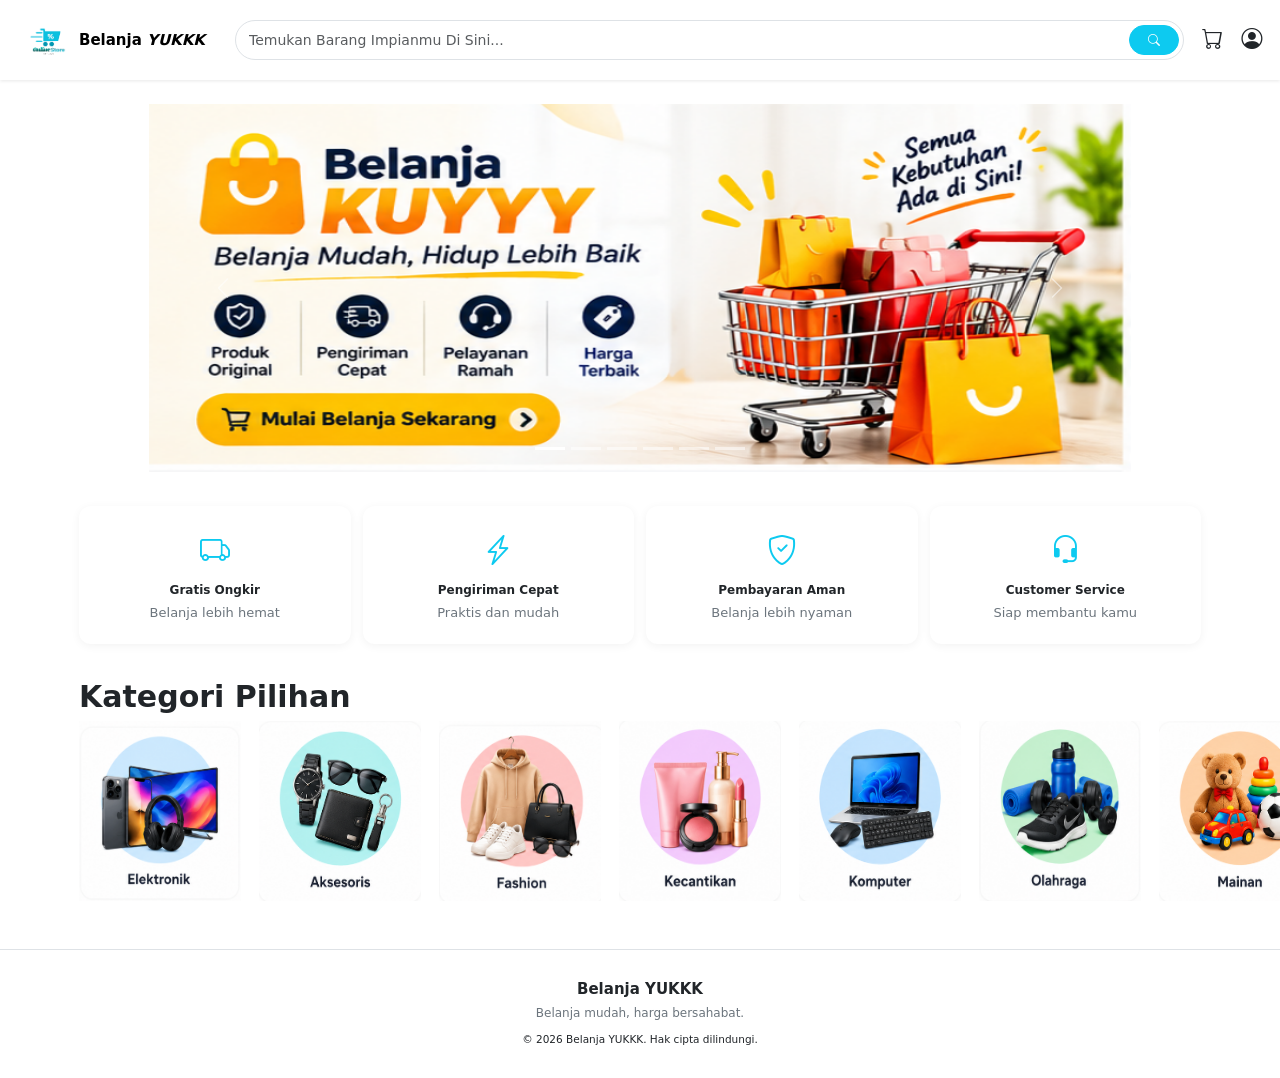
<file: contoh.html>
<!DOCTYPE html>
<html lang="en">

<head>
    <meta charset="UTF-8">
    <meta name="viewport" content="width=device-width, initial-scale=1.0">
    <title>Belanja YUKKK</title>
    <link rel="icon" type="" href="img/logo.png">
    <link rel="stylesheet" href="style.css">
    <link href="https://cdn.jsdelivr.net/npm/bootstrap@5.3.8/dist/css/bootstrap.min.css" rel="stylesheet"
        integrity="sha384-sRIl4kxILFvY47J16cr9ZwB07vP4J8+LH7qKQnuqkuIAvNWLzeN8tE5YBujZqJLB" crossorigin="anonymous">
    <script src="https://cdn.jsdelivr.net/npm/bootstrap@5.3.8/dist/js/bootstrap.bundle.min.js"
        integrity="sha384-FKyoEForCGlyvwx9Hj09JcYn3nv7wiPVlz7YYwJrWVcXK/BmnVDxM+D2scQbITxI"
        crossorigin="anonymous"></script>
    <link rel="stylesheet" href="https://cdn.jsdelivr.net/npm/bootstrap-icons@1.13.2/font/bootstrap-icons.min.css">
</head>

<body>
    <!--navbar start-->
    <nav class="navbar navbar-expand-xs bg-white shadow-sm fixed-top">
        <div class="container-fluid px-1 px-lg-4">

            <!-- LOGO -->
            <a class="navbar-brand d-flex align-items-center gap-2" href="#">
                <img src="img/logo.png" alt="Logo Belanja YUKKK" class="logo">
                <span class="fw-bold">Belanja <em class="brand-color">YUKKK</em></span>
            </a>

            <form class="search-box d-flex flex-grow-1 mx-lg-4 my-3 my-lg-0" role="search">
                <input class="form-control border-0 shadow-none" type="search"
                    placeholder="Temukan Barang Impianmu Di Sini..." aria-label="Cari barang">

                <button class="btn btn-info text-white px-4" type="submit">
                    <i class="bi bi-search"></i>
                    <span class="d-lg-none">Cari</span>
                </button>
            </form>

            <!-- KERANJANG DAN AKUN -->
            <div class="d-flex align-items-center justify-content-around gap-4 py-2 py-lg-0">

                <a href="#keranjang" class="nav-action">
                    <i class="bi bi-cart fs-3"></i>
                    <span class="d-lg-none">Keranjang</span>
                </a>

                <a href="#akun" class="nav-action">
                    <i class="bi bi-person-circle fs-3"></i>
                    <span class="d-lg-none">Akun</span>
                </a>

            </div>
        </div>
        </div>
    </nav>

    <!-- BANNER CAROUSEL -->
    <main class="container-fluid banner-section">

        <div id="bannerCarousel" class="carousel slide" data-bs-ride="carousel">

            <!-- INDIKATOR -->
            <div class="carousel-indicators">
                <button type="button" data-bs-target="#bannerCarousel" data-bs-slide-to="0" class="active"
                    aria-current="true" aria-label="Banner 1"></button>

                <button type="button" data-bs-target="#bannerCarousel" data-bs-slide-to="1"
                    aria-label="Banner 2"></button>

                <button type="button" data-bs-target="#bannerCarousel" data-bs-slide-to="2"
                    aria-label="Banner 3"></button>

                <button type="button" data-bs-target="#bannerCarousel" data-bs-slide-to="3"
                    aria-label="Banner 4"></button>

                <button type="button" data-bs-target="#bannerCarousel" data-bs-slide-to="4"
                    aria-label="Banner 5"></button>

                <button type="button" data-bs-target="#bannerCarousel" data-bs-slide-to="5"
                    aria-label="Banner 6"></button>
            </div>

            <!-- GAMBAR BANNER -->
            <div class="carousel-inner banner-frame">

                <div class="carousel-item active" data-bs-interval="4000">
                    <img src="img/img1.png" class="banner-img" alt="Banner promosi Belanja YUKKK 1">
                </div>

                <div class="carousel-item" data-bs-interval="4000">
                    <img src="img/img2.png" class="banner-img" alt="Banner promosi Belanja YUKKK 2">
                </div>

                <div class="carousel-item" data-bs-interval="4000">
                    <img src="img/img3.png" class="banner-img" alt="Banner promosi Belanja YUKKK 3">
                </div>

                <div class="carousel-item" data-bs-interval="4000">
                    <img src="img/img4.png" class="banner-img" alt="Banner promosi Belanja YUKKK 4">
                </div>

                <div class="carousel-item" data-bs-interval="4000">
                    <img src="img/img5.png" class="banner-img" alt="Banner promosi Belanja YUKKK 5">
                </div>

                <div class="carousel-item" data-bs-interval="4000">
                    <img src="img/img6.png" class="banner-img" alt="Banner promosi Belanja YUKKK 6">
                </div>

            </div>

            <!-- TOMBOL SEBELUMNYA -->
            <button class="carousel-control-prev" type="button" data-bs-target="#bannerCarousel" data-bs-slide="prev">
                <span class="carousel-control-prev-icon" aria-hidden="true"></span>
                <span class="visually-hidden">Sebelumnya</span>
            </button>

            <!-- TOMBOL BERIKUTNYA -->
            <button class="carousel-control-next" type="button" data-bs-target="#bannerCarousel" data-bs-slide="next">
                <span class="carousel-control-next-icon" aria-hidden="true"></span>
                <span class="visually-hidden">Berikutnya</span>
            </button>

        </div>
    </main>

    <!-- KEUNGGULAN TOKO -->
    <section class="container benefits-section">
        <div class="row g-3 text-center">

            <div class="col-6 col-md-3">
                <div class="benefit-card">
                    <i class="bi bi-truck"></i>
                    <h6>Gratis Ongkir</h6>
                    <p>Belanja lebih hemat</p>
                </div>
            </div>

            <div class="col-6 col-md-3">
                <div class="benefit-card">
                    <i class="bi bi-lightning-charge"></i>
                    <h6>Pengiriman Cepat</h6>
                    <p>Praktis dan mudah</p>
                </div>
            </div>

            <div class="col-6 col-md-3">
                <div class="benefit-card">
                    <i class="bi bi-shield-check"></i>
                    <h6>Pembayaran Aman</h6>
                    <p>Belanja lebih nyaman</p>
                </div>
            </div>
            <div class="col-6 col-md-3">
                <div class="benefit-card">
                    <i class="bi bi-headset"></i>
                    <h6>Customer Service</h6>
                    <p>Siap membantu kamu</p>
                </div>
            </div>

        </div>
    </section>

    <!--kategori pilihan-->
    <div class="container category">
        <h1><strong>Kategori Pilihan</strong></h1>
        <div class="d-flex align-items-center justify-content-around gap-4 py-2 py-lg-0">
            <a href="#elektronik">
                <img src="img/elektronik.png" alt="#">
            </a>
            <a href="">
                <img src="img/aksesoris.png" alt="#">
            </a>
            <a href="">
                <img src="img/fashion.png" alt="#">
            </a>
            <a href="">
                <img src="img/kecantikan.png" alt="#">
            </a>
            <a href="">
                <img src="img/komputer.png" alt="#">
            </a>
            <a href="">
                <img src="img/olahraga.png" alt="#">
            </a>
            <a href="">
                <img src="img/mainan.png" alt="#">
            </a>
            <a href="">
                <img src="img/rumah.png" alt="#">
            </a>
        </div>
    </div>
    <!--kategori pilihan end-->

    <!-- FOOTER -->
    <footer class="footer">
        <div class="container text-center">
            <h5>Belanja <span class="brand-color">YUKKK</span></h5>
            <p>Belanja mudah, harga bersahabat.</p>
            <small>© 2026 Belanja YUKKK. Hak cipta dilindungi.</small>
        </div>
    </footer>
    <!--banner end-->
    <script src="https://cdn.jsdelivr.net/npm/@popperjs/core@2.11.8/dist/umd/popper.min.js"
        integrity="sha384-I7E8VVD/ismYTF4hNIPjVp/Zjvgyol6VFvRkX/vR+Vc4jQkC+hVqc2pM8ODewa9r"
        crossorigin="anonymous"></script>
    <script src="https://cdn.jsdelivr.net/npm/bootstrap@5.3.8/dist/js/bootstrap.min.js"
        integrity="sha384-G/EV+4j2dNv+tEPo3++6LCgdCROaejBqfUeNjuKAiuXbjrxilcCdDz6ZAVfHWe1Y"
        crossorigin="anonymous"></script>
</body>

</html>
</file>
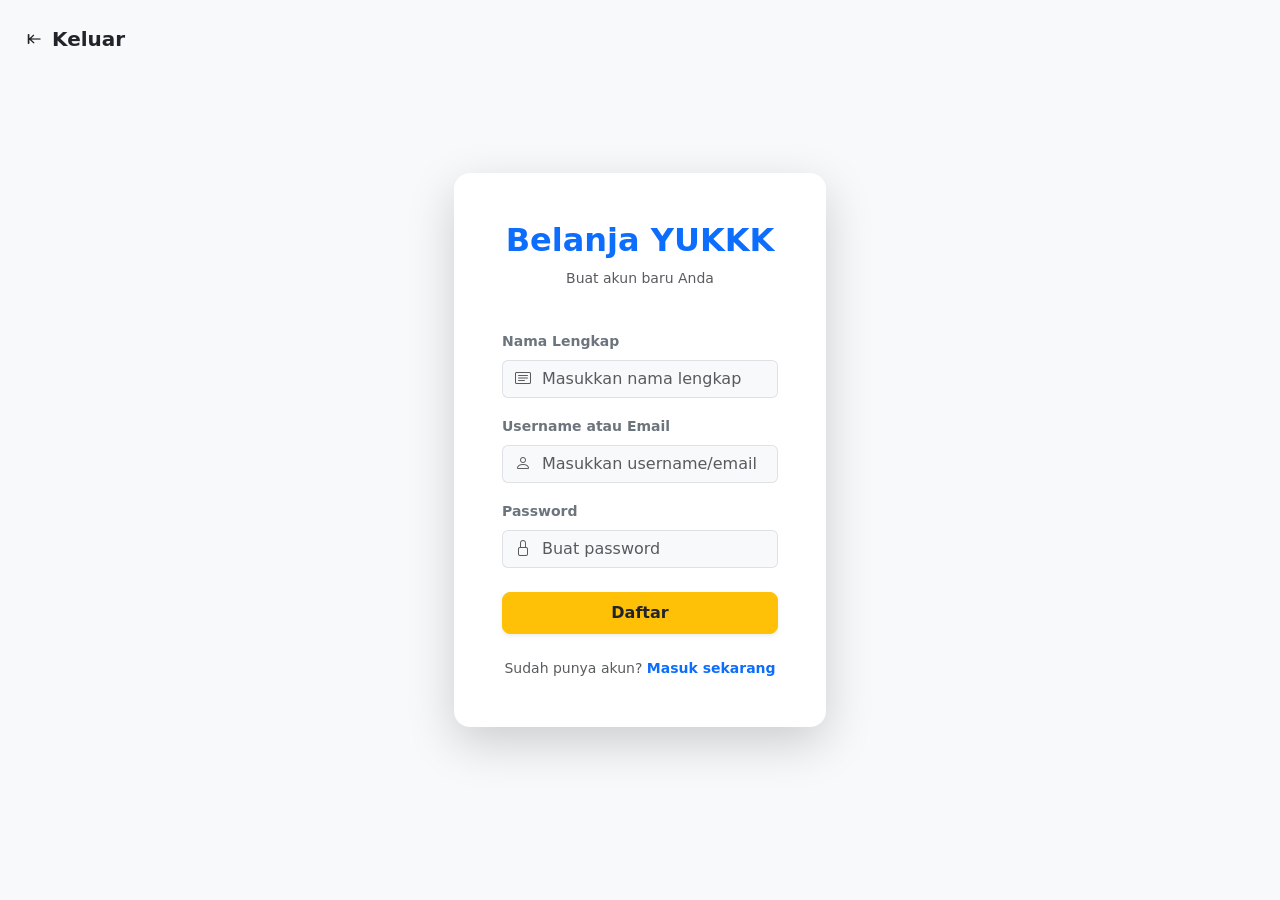
<file: daftar.html>
<!DOCTYPE html>
<html lang="id">

<head>
    <meta charset="UTF-8">
    <meta name="viewport" content="width=device-width, initial-scale=1.0">
    <title>Daftar - Belanja YUKKK</title>
    <!-- Bootstrap CSS -->
    <link href="https://cdn.jsdelivr.net/npm/bootstrap@5.3.0/dist/css/bootstrap.min.css" rel="stylesheet">
    <!-- Bootstrap Icons -->
    <link rel="stylesheet" href="https://cdn.jsdelivr.net/npm/bootstrap-icons@1.10.5/font/bootstrap-icons.css">
</head>

<body class="bg-light">

    <!-- Tombol Kembali / Keluar di sudut atas -->
    <div class="position-absolute top-0 start-0 m-4">
        <a href="indexrev.html" class="text-decoration-none text-dark d-flex align-items-center gap-2 fs-5 fw-bold">
            <i class="bi bi-unindent"></i> Keluar
        </a>
    </div>
    <!-- Kontainer Utama (Posisi di Tengah Layar) -->
    <div class="container d-flex justify-content-center align-items-center vh-100">
        <div class="col-md-5 col-lg-4">

            <!-- Kartu Register dengan Efek Bayangan Lembut -->
            <div class="card border-0 shadow-lg rounded-4 p-4 p-md-5 bg-white">

                <!-- Judul & Brand -->
                <div class="text-center mb-4">
                    <h2 class="fw-bold text-primary">Belanja YUKKK</h2>
                    <p class="text-muted small">Buat akun baru Anda</p>
                </div>

                <form>
                    <!-- Input Nama Lengkap -->
                    <div class="mb-3">
                        <label for="nama" class="form-label text-secondary small fw-semibold">Nama Lengkap</label>
                        <div class="input-group">
                            <span class="input-group-text bg-light border-end-0"><i
                                    class="bi bi-card-text text-muted"></i></span>
                            <input type="text" class="form-control border-start-0 ps-0 bg-light" id="nama"
                                placeholder="Masukkan nama lengkap" required>
                        </div>
                    </div>

                    <!-- Input Username / Email -->
                    <div class="mb-3">
                        <label for="username" class="form-label text-secondary small fw-semibold">Username atau
                            Email</label>
                        <div class="input-group">
                            <span class="input-group-text bg-light border-end-0"><i
                                    class="bi bi-person text-muted"></i></span>
                            <input type="text" class="form-control border-start-0 ps-0 bg-light" id="username"
                                placeholder="Masukkan username/email" required>
                        </div>
                    </div>

                    <!-- Input Password -->
                    <div class="mb-4">
                        <label for="password" class="form-label text-secondary small fw-semibold">Password</label>
                        <div class="input-group">
                            <span class="input-group-text bg-light border-end-0"><i
                                    class="bi bi-lock text-muted"></i></span>
                            <input type="password" class="form-control border-start-0 ps-0 bg-light" id="password"
                                placeholder="Buat password" required>
                        </div>
                    </div>

                    <!-- Tombol Daftar -->
                    <div class="d-grid mb-3">
                        <button type="submit"
                            class="btn btn-warning py-2 fw-bold rounded-3 shadow-sm text-dark">Daftar</button>
                    </div>

                    <!-- Tautan Kembali ke Login -->
                    <p class="text-center text-muted small mt-4 mb-0">
                        Sudah punya akun? <a href="login.html"
                            class="text-decoration-none fw-semibold text-primary">Masuk sekarang</a>
                    </p>
                </form>

            </div>
        </div>
    </div>

    <!-- Bootstrap JS Bundle -->
    <script src="https://cdn.jsdelivr.net/npm/bootstrap@5.3.0/dist/js/bootstrap.bundle.min.js"></script>
</body>

</html>
</file>
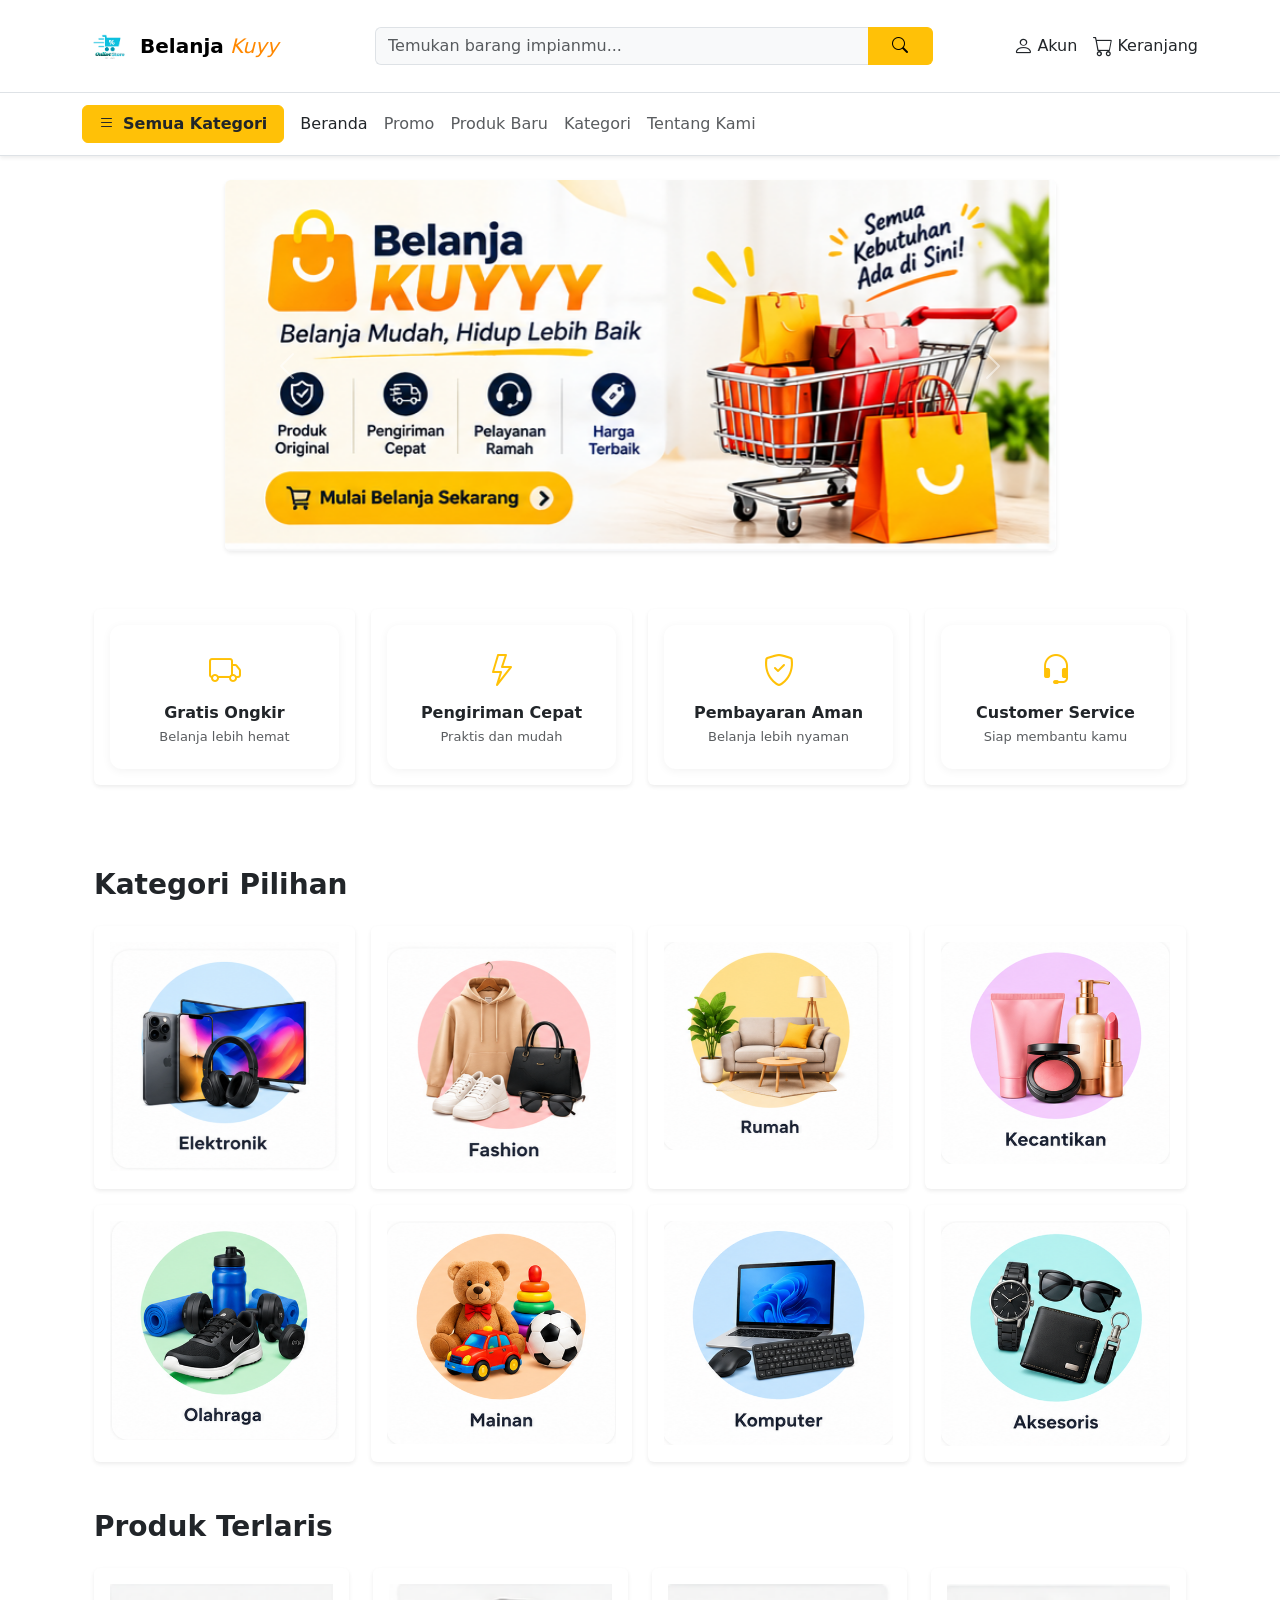
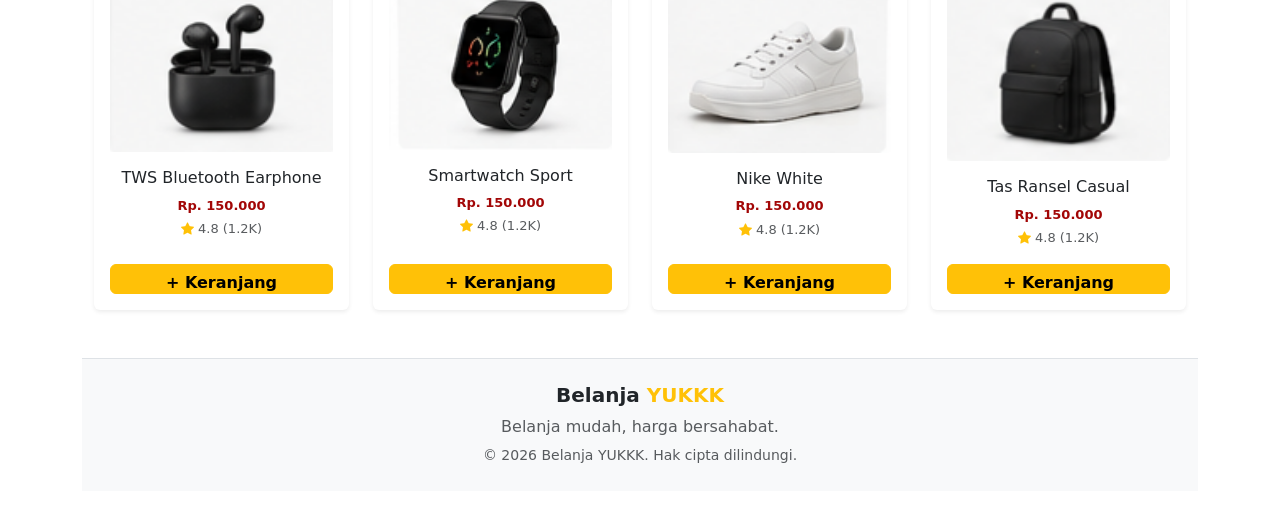
<file: indexrev.html>
<!DOCTYPE html>
<html lang="en">

<head>
    <meta charset="UTF-8">
    <meta name="viewport" content="width=device-width, initial-scale=1.0">
    <title>Belanja Kuyyy</title>
    <link rel="stylesheet" href="stylerev.css">
    <link rel="icon" type="" href="img/logo.png">
    <!-- Menggunakan Bootstrap 5.3.3 agar lebih stabil dan modern -->
    <link href="https://cdn.jsdelivr.net/npm/bootstrap@5.3.8/dist/css/bootstrap.min.css" rel="stylesheet"
        integrity="sha384-sRIl4kxILFvY47J16cr9ZwB07vP4J8+LH7qKQnuqkuIAvNWLzeN8tE5YBujZqJLB" crossorigin="anonymous">
    <link rel="stylesheet" href="https://cdn.jsdelivr.net/npm/bootstrap-icons@1.11.3/font/bootstrap-icons.min.css">
</head>

<body>

    <!-- Navbar Start -->
    <nav class="navbar navbar-expand-lg bg-white border-bottom py-3 sticky-top">
        <div class="container">
            <!-- Logo -->
            <a class="navbar-brand d-flex align-items-center gap-2" href="#">
                <img src="img/logo.png" alt="Logo" width="50" height="50" class="logo">
                <span class="font-logo"><strong class="fg-info fs-5">Belanja</strong> <em
                        class="kuy-font fs-5">Kuyy</em></span>
            </a>

            <!-- Search Bar (Desktop) -->
            <div class="input-group w-50 mx-auto d-none d-md-flex">
                <input type="text" class="form-control bg-light border-end-0" placeholder="Temukan barang impianmu...">
                <button class="btn btn-warning border-start-0 px-4" type="button"><i class="bi bi-search"></i></button>
            </div>

            <!-- Menu Akun & Keranjang -->
            <div class="d-flex align-items-center gap-3">
                <a href="login.html" class="text-decoration-none text-dark d-flex align-items-center gap-1">
                    <i class="bi bi-person fs-5"></i> <span class="d-none d-sm-inline">Akun</span>
                </a>
                <a href="cart.html" class="text-decoration-none text-dark d-flex align-items-center gap-1">
                    <i class="bi bi-cart fs-5"></i> <span class="d-none d-sm-inline">Keranjang</span>
                </a>
            </div>
        </div>
    </nav>
    <!-- Navbar End -->

    <!-- Search Bar Mobile Version -->
    <div class="container d-md-none my-3">
        <div class="input-group">
            <input type="text" class="form-control bg-light border-end-0" placeholder="Temukan barang impianmu...">
            <button class="btn btn-warning border-start-0 px-4" type="button"><i class="bi bi-search"></i></button>
        </div>
    </div>

    <!-- Semua Kategori Sub-Navbar -->
    <div class="bg-white border-bottom shadow-sm py-2">
        <div class="container d-flex align-items-center gap-3 overflow-x-auto py-1">
            <a href="semuakate.html"
                class="btn btn-warning fw-semibold px-3 d-flex align-items-center gap-2 text-decoration-none text-dark flex-shrink-0">
                <i class="bi bi-list"></i> Semua Kategori
            </a>
            <a href="#" class="text-decoration-none text-dark fw-medium flex-shrink-0">Beranda</a>
            <a href="#" class="text-decoration-none text-muted flex-shrink-0">Promo</a>
            <a href="#" class="text-decoration-none text-muted flex-shrink-0">Produk Baru</a>
            <a href="#" class="text-decoration-none text-muted flex-shrink-0">Kategori</a>
            <a href="#" class="text-decoration-none text-muted flex-shrink-0">Tentang Kami</a>
        </div>
    </div>

    <!-- Carousel -->
     <div class="container my-4">
        <div class="row justify-content-center">
            <div class="col-lg-9 col-md-10"> <!-- Mengatur ukuran agar agak mengecil di layar besar -->
                <div id="carouselExampleRide" class="carousel slide shadow-sm rounded overflow-hidden" data-bs-ride="true">
                    <div class="carousel-inner">
                        <div class="carousel-item active">
                            <img src="img/img1.png" class="d-block w-100 object-fit-cover" alt="Slide 1">
                        </div>
                        <div class="carousel-item">
                            <img src="img/img2.png" class="d-block w-100 object-fit-cover" alt="Slide 2">
                        </div>
                        <div class="carousel-item">
                            <img src="img/img3.png" class="d-block w-100 object-fit-cover" alt="Slide 3">
                        </div>
                    </div>
                
                    <!-- Tombol Navigasi -->
                    <button class="carousel-control-prev" type="button" data-bs-target="#carouselExampleRide" data-bs-slide="prev">
                        <span class="carousel-control-prev-icon" aria-hidden="true"></span>
                        <span class="visually-hidden">Previous</span>
                    </button>
                    <button class="carousel-control-next" type="button" data-bs-target="#carouselExampleRide" data-bs-slide="next">
                        <span class="carousel-control-next-icon" aria-hidden="true"></span>
                        <span class="visually-hidden">Next</span>
                    </button>
                </div>
            </div>
     </div>
    <!-- Carousel End -->

    <!-- Keunggulan Toko -->
    <section class="container benefits-section my-5">
        <div class="row g-3 text-center">
            <div class="col-6 col-md-3">
                <div class="card border-0 shadow-sm h-100 hover-lift p-3">
                    <div class="benefit-card">
                        <i class="bi bi-truck fs-2 text-warning mb-2"></i>
                        <h6 class="fw-bold">Gratis Ongkir</h6>
                        <p class="text-muted small mb-0">Belanja lebih hemat</p>
                    </div>
                </div>
            </div>
            <div class="col-6 col-md-3">
                <div class="card border-0 shadow-sm h-100 hover-lift p-3">
                    <div class="benefit-card">
                        <i class="bi bi-lightning fs-2 text-warning mb-2"></i>
                        <h6 class="fw-bold">Pengiriman Cepat</h6>
                        <p class="text-muted small mb-0">Praktis dan mudah</p>
                    </div>
                </div>
            </div>
            <div class="col-6 col-md-3">
                <div class="card border-0 shadow-sm h-100 hover-lift p-3">
                    <div class="benefit-card">
                        <i class="bi bi-shield-check fs-2 text-warning mb-2"></i>
                        <h6 class="fw-bold">Pembayaran Aman</h6>
                        <p class="text-muted small mb-0">Belanja lebih nyaman</p>
                    </div>
                </div>
            </div>
            <div class="col-6 col-md-3">
                <div class="card border-0 shadow-sm h-100 hover-lift p-3">
                    <div class="benefit-card">
                        <i class="bi bi-headset fs-2 text-warning mb-2"></i>
                        <h6 class="fw-bold">Customer Service</h6>
                        <p class="text-muted small mb-0">Siap membantu kamu</p>
                    </div>
                </div>
            </div>
        </div>
    </section>
    <!-- Keunggulan Toko End -->

    <!-- Kategori Pilihan -->
    <section class="container my-5">
        <h3 class="mb-4 fw-bold text-md-start text-center">Kategori Pilihan</h3>
        <div class="row g-3 row-cols-2 row-cols-sm-4 row-cols-lg-8 text-center">
            <div class="col">
                <a href="#" class="text-decoration-none">
                    <div class="card h-100 border-0 shadow-sm p-3 hover-lift">
                        <img src="img/elektronik.png" class="img-fluid mx-auto" alt="Elektronik">
                    </div>
                </a>
            </div>
            <div class="col">
                <a href="#" class="text-decoration-none">
                    <div class="card h-100 border-0 shadow-sm p-3 hover-lift">
                        <img src="img/fashion.png" class="img-fluid mx-auto" alt="Fashion">
                    </div>
                </a>
            </div>
            <div class="col">
                <a href="#" class="text-decoration-none">
                    <div class="card h-100 border-0 shadow-sm p-3 hover-lift">
                        <img src="img/rumah.png" class="img-fluid mx-auto" alt="Rumah Tangga">
                    </div>
                </a>
            </div>
            <div class="col">
                <a href="#" class="text-decoration-none">
                    <div class="card h-100 border-0 shadow-sm p-3 hover-lift">
                        <img src="img/kecantikan.png" class="img-fluid mx-auto" alt="Kecantikan">
                    </div>
                </a>
            </div>
            <div class="col">
                <a href="#" class="text-decoration-none">
                    <div class="card h-100 border-0 shadow-sm p-3 hover-lift">
                        <img src="img/olahraga.png" class="img-fluid mx-auto" alt="Olahraga">
                    </div>
                </a>
            </div>
            <div class="col">
                <a href="#" class="text-decoration-none">
                    <div class="card h-100 border-0 shadow-sm p-3 hover-lift">
                        <img src="img/mainan.png" class="img-fluid mx-auto" alt="Mainan">
                    </div>
                </a>
            </div>
            <div class="col">
                <a href="#" class="id-card text-decoration-none">
                    <div class="card h-100 border-0 shadow-sm p-3 hover-lift">
                        <img src="img/komputer.png" class="img-fluid mx-auto" alt="Komputer">
                    </div>
                </a>
            </div>
            <div class="col">
                <a href="#" class="text-decoration-none">
                    <div class="card h-100 border-0 shadow-sm p-3 hover-lift">
                        <img src="img/aksesoris.png" class="img-fluid mx-auto" alt="Aksesoris">
                    </div>
                </a>
            </div>
        </div>
    </section>
    <!-- Kategori Pilihan End -->

    <!-- Produk Laris -->
    <section class="container my-5">
        <h3 class="mb-4 fw-bold text-md-start text-center">Produk Terlaris</h3>
        <div class="row g-4">
            <!-- Produk 1 -->
            <div class="col-6 col-md-3">
                <div class="card h-100 border-0 shadow-sm produk-card p-3 text-center">
                    <img src="img/produk1.png" class="img-fluid mb-2" alt="TWS Bluetooth Earphone">
                    <h6 class="my-2 text-dark">TWS Bluetooth Earphone</h6>
                    <div class="color-harga text-danger mb-1">
                        <p class="mb-0"><strong>Rp. 150.000</strong></p>
                    </div>
                    <p class="text-muted small mb-3"><i class="star bi bi-star-fill text-warning"></i> 4.8 (1.2K)</p>
                    <button class="btn btn-warning w-100 mt-auto btn-color fw-semibold">+ Keranjang</button>
                </div>
            </div>
            <!-- Produk 2 -->
            <div class="col-6 col-md-3">
                <div class="card h-100 border-0 shadow-sm produk-card p-3 text-center">
                    <img src="img/produk2.png" class="img-fluid mb-2" alt="Smartwatch Sport">
                    <h6 class="my-2 text-dark">Smartwatch Sport</h6>
                    <div class="color-harga text-danger mb-1">
                        <p class="mb-0"><strong>Rp. 150.000</strong></p>
                    </div>
                    <p class="text-muted small mb-3"><i class="star bi bi-star-fill text-warning"></i> 4.8 (1.2K)</p>
                    <button class="btn btn-warning w-100 mt-auto btn-color fw-semibold">+ Keranjang</button>
                </div>
            </div>
            <!-- Produk 3 -->
            <div class="col-6 col-md-3">
                <div class="card h-100 border-0 shadow-sm produk-card p-3 text-center">
                    <img src="img/produk3.png" class="img-fluid mb-2" alt="Nike White">
                    <h6 class="my-2 text-dark">Nike White</h6>
                    <div class="color-harga text-danger mb-1">
                        <p class="mb-0"><strong>Rp. 150.000</strong></p>
                    </div>
                    <p class="text-muted small mb-3"><i class="star bi bi-star-fill text-warning"></i> 4.8 (1.2K)</p>
                    <button class="btn btn-warning w-100 mt-auto btn-color fw-semibold">+ Keranjang</button>
                </div>
            </div>
            <!-- Produk 4 -->
            <div class="col-6 col-md-3">
                <div class="card h-100 border-0 shadow-sm produk-card p-3 text-center">
                    <img src="img/produk4.png" class="img-fluid mb-2" alt="Tas Ransel Casual">
                    <h6 class="my-2 text-dark">Tas Ransel Casual</h6>
                    <div class="color-harga text-danger mb-1">
                        <p class="mb-0"><strong>Rp. 150.000</strong></p>
                    </div>
                    <p class="text-muted small mb-3"><i class="star bi bi-star-fill text-warning"></i> 4.8 (1.2K)</p>
                    <button class="btn btn-warning w-100 mt-auto btn-color fw-semibold">+ Keranjang</button>
                </div>
            </div>
        </div>
    </section>
    <!-- Produk Laris End -->

    <!-- Footer -->
    <footer class="footer bg-light border-top py-4 mt-5">
        <div class="container text-center">
            <h5>Belanja <span class="brand-color text-warning">YUKKK</span></h5>
            <p class="text-muted mb-1">Belanja mudah, harga bersahabat.</p>
            <small class="text-muted">© 2026 Belanja YUKKK. Hak cipta dilindungi.</small>
        </div>
    </footer>
    <!-- Footer End -->

    <!-- Bootstrap JS Bundle (Popper included) -->
    <script src="https://cdn.jsdelivr.net/npm/bootstrap@5.3.8/dist/js/bootstrap.bundle.min.js"
        integrity="sha384-FKyoEForCGlyvwx9Hj09JcYn3nv7wiPVlz7YYwJrWVcXK/BmnVDxM+D2scQbITxI"
        crossorigin="anonymous"></script>
</body>

</html>
</file>
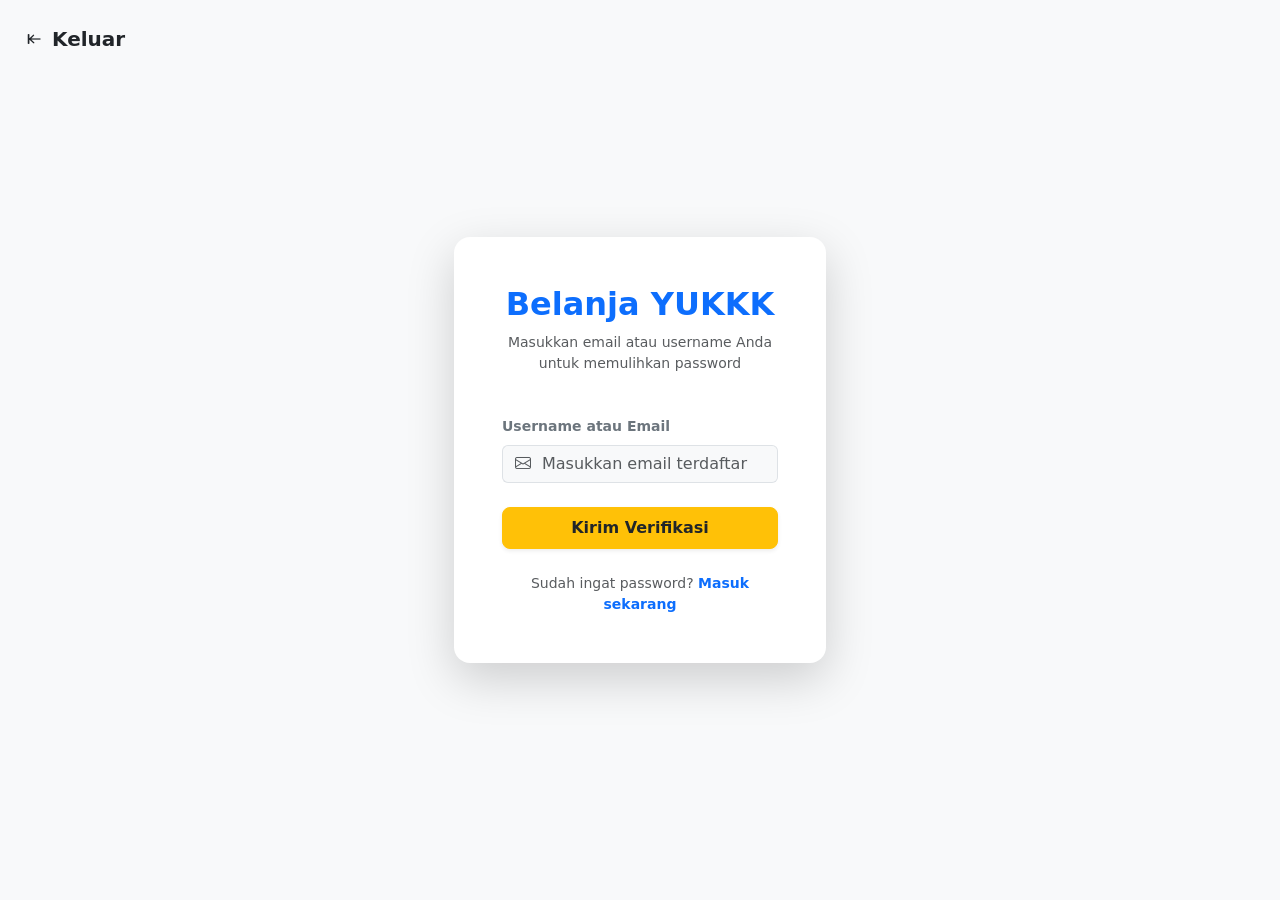
<file: lupapass.html>
<!DOCTYPE html>
<html lang="id">

<head>
    <meta charset="UTF-8">
    <meta name="viewport" content="width=device-width, initial-scale=1.0">
    <title>Lupa Password - Belanja YUKKK</title>
    <!-- Bootstrap CSS -->
    <link href="https://cdn.jsdelivr.net/npm/bootstrap@5.3.0/dist/css/bootstrap.min.css" rel="stylesheet">
    <!-- Bootstrap Icons -->
    <link rel="stylesheet" href="https://cdn.jsdelivr.net/npm/bootstrap-icons@1.10.5/font/bootstrap-icons.css">
</head>

<body class="bg-light">

    <!-- Tombol Kembali / Keluar di sudut atas -->
<div class="position-absolute top-0 start-0 m-4">
    <a href="indexrev.html" class="text-decoration-none text-dark d-flex align-items-center gap-2 fs-5 fw-bold">
        <i class="bi bi-unindent"></i> Keluar
    </a>
</div>

    <!-- Kontainer Utama (Posisi di Tengah Layar) -->
    <div class="container d-flex justify-content-center align-items-center vh-100">
        <div class="col-md-5 col-lg-4">

            <!-- Kartu Lupa Password dengan Efek Bayangan Lembut -->
            <div class="card border-0 shadow-lg rounded-4 p-4 p-md-5 bg-white">

                <!-- Judul & Brand -->
                <div class="text-center mb-4">
                    <h2 class="fw-bold text-primary">Belanja YUKKK</h2>
                    <p class="text-muted small">Masukkan email atau username Anda untuk memulihkan password</p>
                </div>

                <form>
                    <!-- Input Email / Username -->
                    <div class="mb-4">
                        <label for="recovery" class="form-label text-secondary small fw-semibold">Username atau
                            Email</label>
                        <div class="input-group">
                            <span class="input-group-text bg-light border-end-0"><i
                                    class="bi bi-envelope text-muted"></i></span>
                            <input type="text" class="form-control border-start-0 ps-0 bg-light" id="recovery"
                                placeholder="Masukkan email terdaftar" required>
                        </div>
                    </div>

                    <!-- Tombol Kirim Instruksi -->
                    <div class="d-grid mb-3">
                        <button type="submit" class="btn btn-warning py-2 fw-bold rounded-3 shadow-sm text-dark">Kirim
                            Verifikasi</button>
                    </div>

                    <!-- Tautan Kembali ke Login -->
                    <p class="text-center text-muted small mt-4 mb-0">
                        Sudah ingat password? <a href="login.html"
                            class="text-decoration-none fw-semibold text-primary">Masuk sekarang</a>
                    </p>
                </form>

            </div>
        </div>
    </div>

    <!-- Bootstrap JS Bundle -->
    <script src="https://cdn.jsdelivr.net/npm/bootstrap@5.3.0/dist/js/bootstrap.bundle.min.js"></script>
</body>

</html>
</file>
<file: style.css>
* {
    box-sizing: border-box;
}

html {
    scroll-behavior: smooth;
}

body {
    margin: 0;
    padding: 0;
    padding-top: 80px;
    background-color: #db0000;
    font-family: Arial, Helvetica, sans-serif;
    overflow-x: hidden;
}

/* akun menu cart*/

.navbar-right a:hover {
    color: #ff7300;
    
}
#hamburger-menu {
    display: inline-block;
    color: #ffff;
    background-color: #0dcaf0;
    padding: solid;
}


.navbar {
    min-height: 80px;
    padding: 1.4rem 7%;
    justify-content: space-between;
    align-items: center;
    z-index: 9999;
}

.logo {
    width: 55px;
    height: 55px;
    object-fit: contain;
}

.btn .btn-info a:hover {
    color: #ff7300;
}
/* =========================
   SEARCH BOX
========================= */
.search-box {
    min-width: 0;
    border: 1px solid #dee2e6;
    border-radius: 50px;
    padding: 4px;
    background-color: #fff;
    overflow: hidden;
}

.search-box .form-control {
    min-width: 0;
    border-radius: 50px;
    font-size: 14px;
}

.search-box .btn {
    border-radius: 50px;
    flex-shrink: 0;
}

/* media queries*/
@media (max-width: 1400px) {
    html {
        font-size: 75%;
    }
}
@media (max-width: 768px) {
    html {
        font-size: 65%;
    }
}
@media (max-width: 450px) {
    html {
        font-size: 50%;
    }
}

.nav-action {
    color: #212529;
    text-decoration: none;
    display: flex;
    flex-direction: column;
    align-items: center;
    justify-content: center;
    gap: 3px;
}

.nav-action:hover {
    color: #445e63;
}

.banner-section {
    width: 100%;
    max-width: 1000px;
    margin: 0 auto;
    padding: 24px;
}

.banner-img {
    display: block;
    width: 100%;
    height: auto;
    aspect-ratio: 16/6;
    object-fit: fit;
    object-position: center;
}

.benefits-section {
    padding-top: 10px;
    padding-bottom: 35px;
}

.benefit-card {
    height: 100%;
    padding: 22px 10px;
    background: #fff;
    border-radius: 12px;
    box-shadow: 0 2px 10px rgba(0, 0, 0, 0.05);
    transition: transform 0.2s ease;
}

.benefit-card:hover {
    transform: translateY(-10px);
}

.benefit-card i {
    display: block;
    margin-bottom: 10px;
    font-size: 30px;
    color: #0dcaf0;
}

.benefit-card h6 {
    margin-bottom: 5px;
    font-weight: bold;
}

.benefit-card p {
    margin: 0;
    color: #6c757d;
    font-size: 13px;
}

.footer {
    padding: 30px 15px;
    background: #fff;
    border-top: 1px solid #dee2e6;
}

.footer h5 {
    font-weight: bold;
}

.footer p {
    margin-bottom: 8px;
    color: #6c757d;
}

/* =========================
   TABLET
========================= */
@media (max-width: 991.98px) {
    body {
        padding-top: 72px;
    }

    .navbar {
        min-height: 72px;
    }

    .navbar-collapse {
        padding-top: 10px;
        padding-bottom: 10px;
    }

    .search-box {
        width: 100%;
        margin-right: 0 !important;
        margin-left: 0 !important;
    }

    .banner-section {
        padding: 18px;
    }

    .banner-img {
        aspect-ratio: 16 / 7;
    }

    .benefit-card {
        padding: 18px 8px;
    }
}

/* =========================
   HP
========================= */
@media (max-width: 575.98px) {
    body {
        padding-top: 66px;
    }

    .navbar {
        min-height: 66px;
    }

    .navbar>.container-fluid {
        padding-left: 10px ;
        padding-right: 10px ;
    }

    .logo {
        width: 38px;
        height: 38px;
    }

    .navbar-brand {
        font-size: 0.95rem;
        margin-right: 5px;
        gap: 5px !important;
    }

    .navbar-toggler {
        padding: 4px 7px;
    }

    .banner-section {
        padding: 12px 10px;
    }

    .banner-frame {
        border-radius: 8px;
    }

    .banner-img {
        aspect-ratio: 4 / 3;
        object-fit: cover;
    }

    .carousel-indicators {
        margin-bottom: 5px;
    }

    .carousel-indicators [data-bs-target] {
        width: 18px;
        height: 3px;
    }

    .carousel-control-prev,
    .carousel-control-next {
        width: 12%;
    }

    .carousel-control-prev-icon,
    .carousel-control-next-icon {
        width: 22px;
        height: 22px;
    }

    .benefits-section {
        padding: 10px 12px 25px;
    }

    .benefit-card {
        padding: 15px 5px;
    }

    .benefit-card i {
        font-size: 25px;
    }

    .benefit-card h6 {
        font-size: 12px;
    }

    .benefit-card p {
        font-size: 11px;
    }

    .footer {
        padding: 25px 10px;
    }
}

.category {
    height: 30vh;
}

.container img {
    width: 18vh;
    height: 20vh; 
}

.subnav{
    background-color: #0dcaf0;
    margin: 36px;
    height: 50px;
}

.produk-section {
    padding-top: 10px;
    padding-bottom: 35px;
     margin: solid;
    height: 50vh;
}

.shadow-produk {
    border: 1px ;
    padding: 10px;
    box-shadow: 1px 1px 6px 3px #888888;
}

.produk-card {
    border-radius: 7px;
}

.produk-card h6 {
    margin-bottom: 5px;
}

.produk-card p {
    margin: 0;
    color: #6c757d;
    font-size: 13px;
}

.color-harga p {
    color: rgb(162, 6, 6);
}

.btn-color {
    background-color: #0dcaf0;
    font-size: 15px;
    width: 200px; 
    height: 30px;
    border-radius: 7px;
    border: transparent ;
}

.star {
    color: #ff6600;
}
</file>
<file: stylerev.css>
body {
  background-color: #ffffff;
}

.navbar {
  background-color: #ffffff;
}

.font-logo {
  color: black;
}

.kuy-font {
  color: rgb(255, 136, 0);
}

.sideform {
  color: black;
}

.border-semuakategori {
  display: flex;
  border-radius: 9px;
  position: relative;
  text-align: center;
  background-color: orange;
  color: black;
  font-size: 16px;
  width: 140px;
  left: 50px;
}

.category-card {
  transition:
    transform 0.2s ease,
    box-shadow 0.2s ease;
}

.category-card:hover {
  transform: translateY(-5px);
  box-shadow: 0 0.5rem 1rem rgba(0, 0, 0, 0.08) !important;
}

.font-category {
  color: black;
}

a.font-category:hover,
a.font-category:active {
  text-decoration: underline;
}

.benefits-section {
  padding-top: 10px;
  padding-bottom: 35px;
}

.benefit-card {
  height: 100%;
  padding: 22px 10px;
  background: #fff;
  border-radius: 12px;
  box-shadow: 0 2px 10px rgba(0, 0, 0, 0.05);
  transition: transform 0.2s ease;
}
.benefit-card i {
  display: block;
  margin-bottom: 10px;
  font-size: 30px;
  color: #0dcaf0;
}

.benefit-card h6 {
  margin-bottom: 5px;
  font-weight: bold;
}

.benefit-card p {
  margin: 0;
  color: #6c757d;
  font-size: 13px;
}

.allcategory {
  display: flex;
  position: relative;
  left: 50px;
  color: black;
}

a.allcategory:hover,
a.allcategory:active {
  color: orange;
}

.sideform {
  width: auto;
}
a.sideform :hover,
a.sideform :active {
  color: orange;
}

.kategori img {
  min-width: 0;
  max-width: 120px;
}

.produk-card {
  border-radius: 7px;
}

.produk-card h6 {
  margin-bottom: 5px;
  color: black;
}

.produk-card p {
  margin: 0;
  color: #6c757d;
  font-size: 13px;
}

.color-harga p {
  color: rgb(162, 6, 6);
}

.btn-color {
  background-color: #0dcaf0;
  font-size: 15px;
  width: 200px;
  height: 30px;
  border-radius: 7px;
  border: transparent;
}

.star {
  color: #ff6600;
}

.footer {
  padding: 30px 15px;
  background: #fff;
  border-top: 1px solid #dee2e6;
}

.footer h5 {
  font-weight: bold;
}

.footer p {
  margin-bottom: 8px;
  color: #6c757d;
}


//cart//
.cart-card {
    border: 1px solid #f1f1f1;
    transition: all 0.2s ease-in-out;
}
</file>
